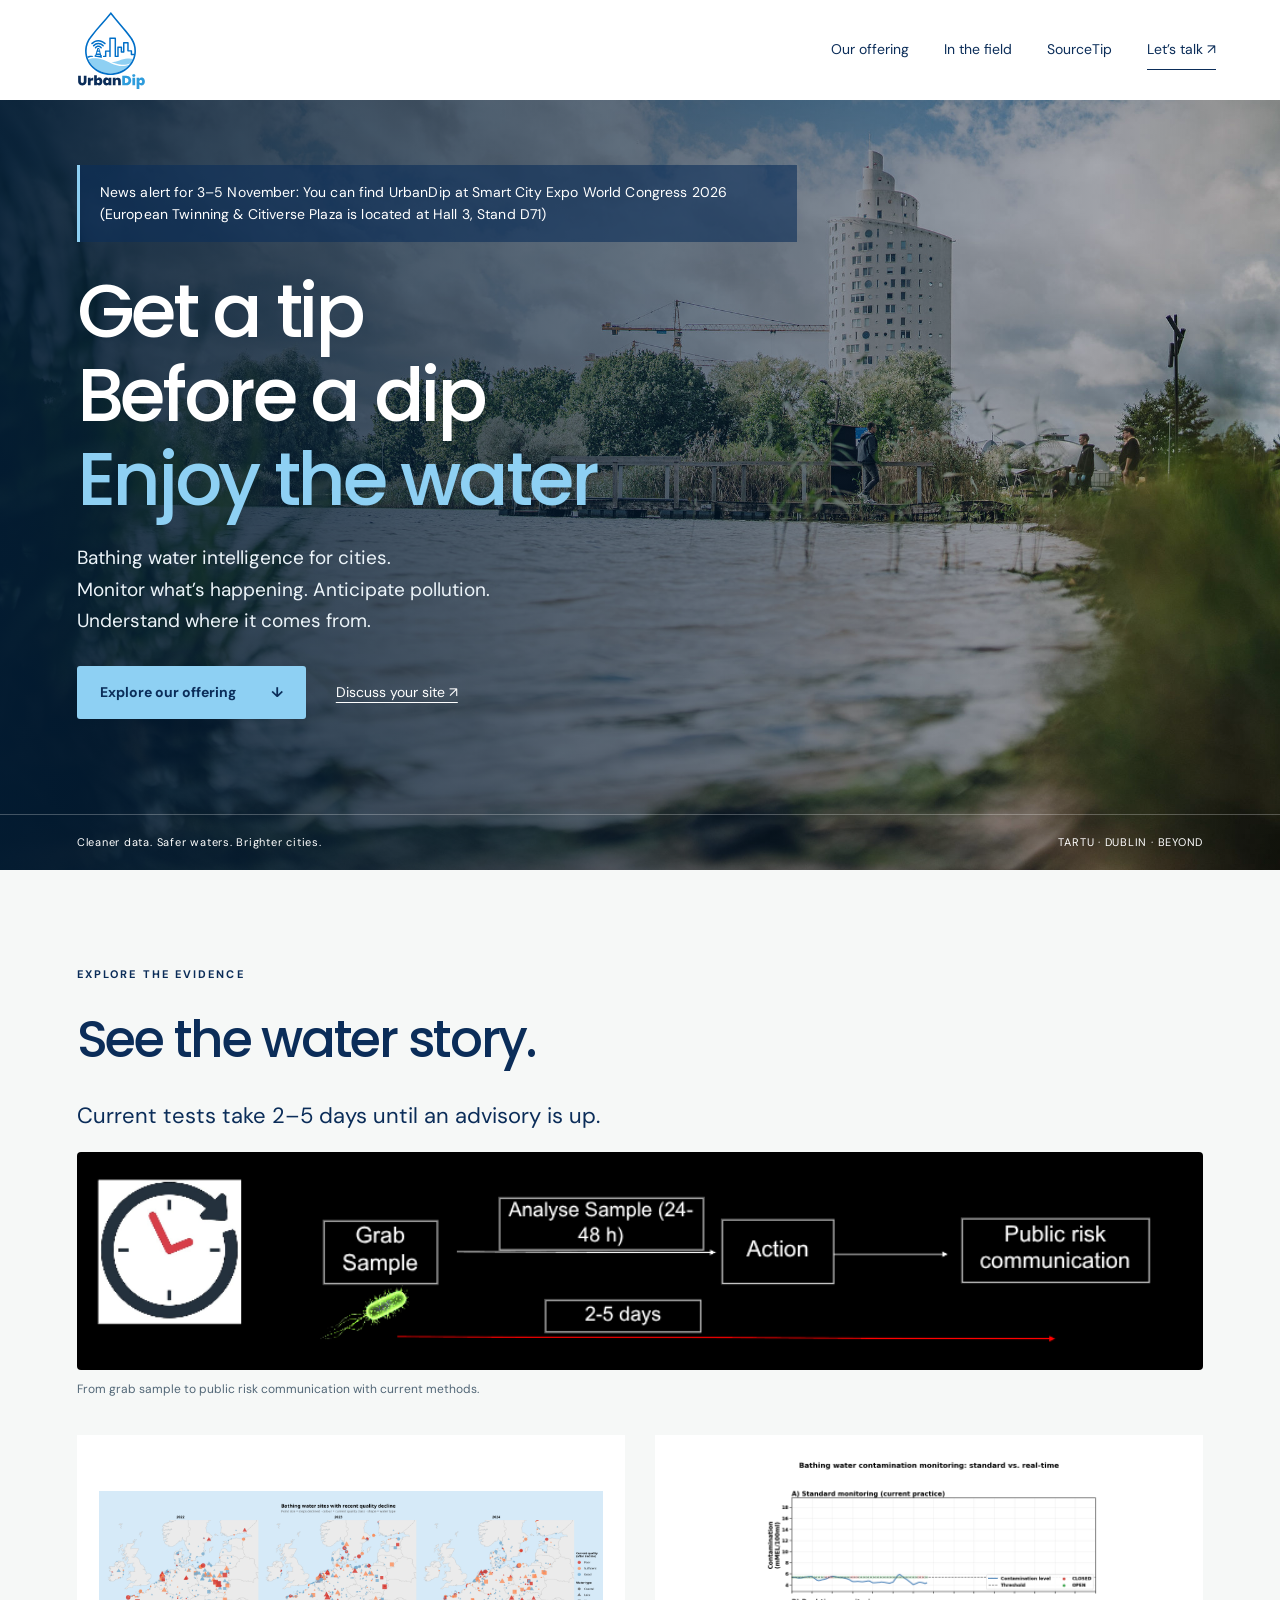
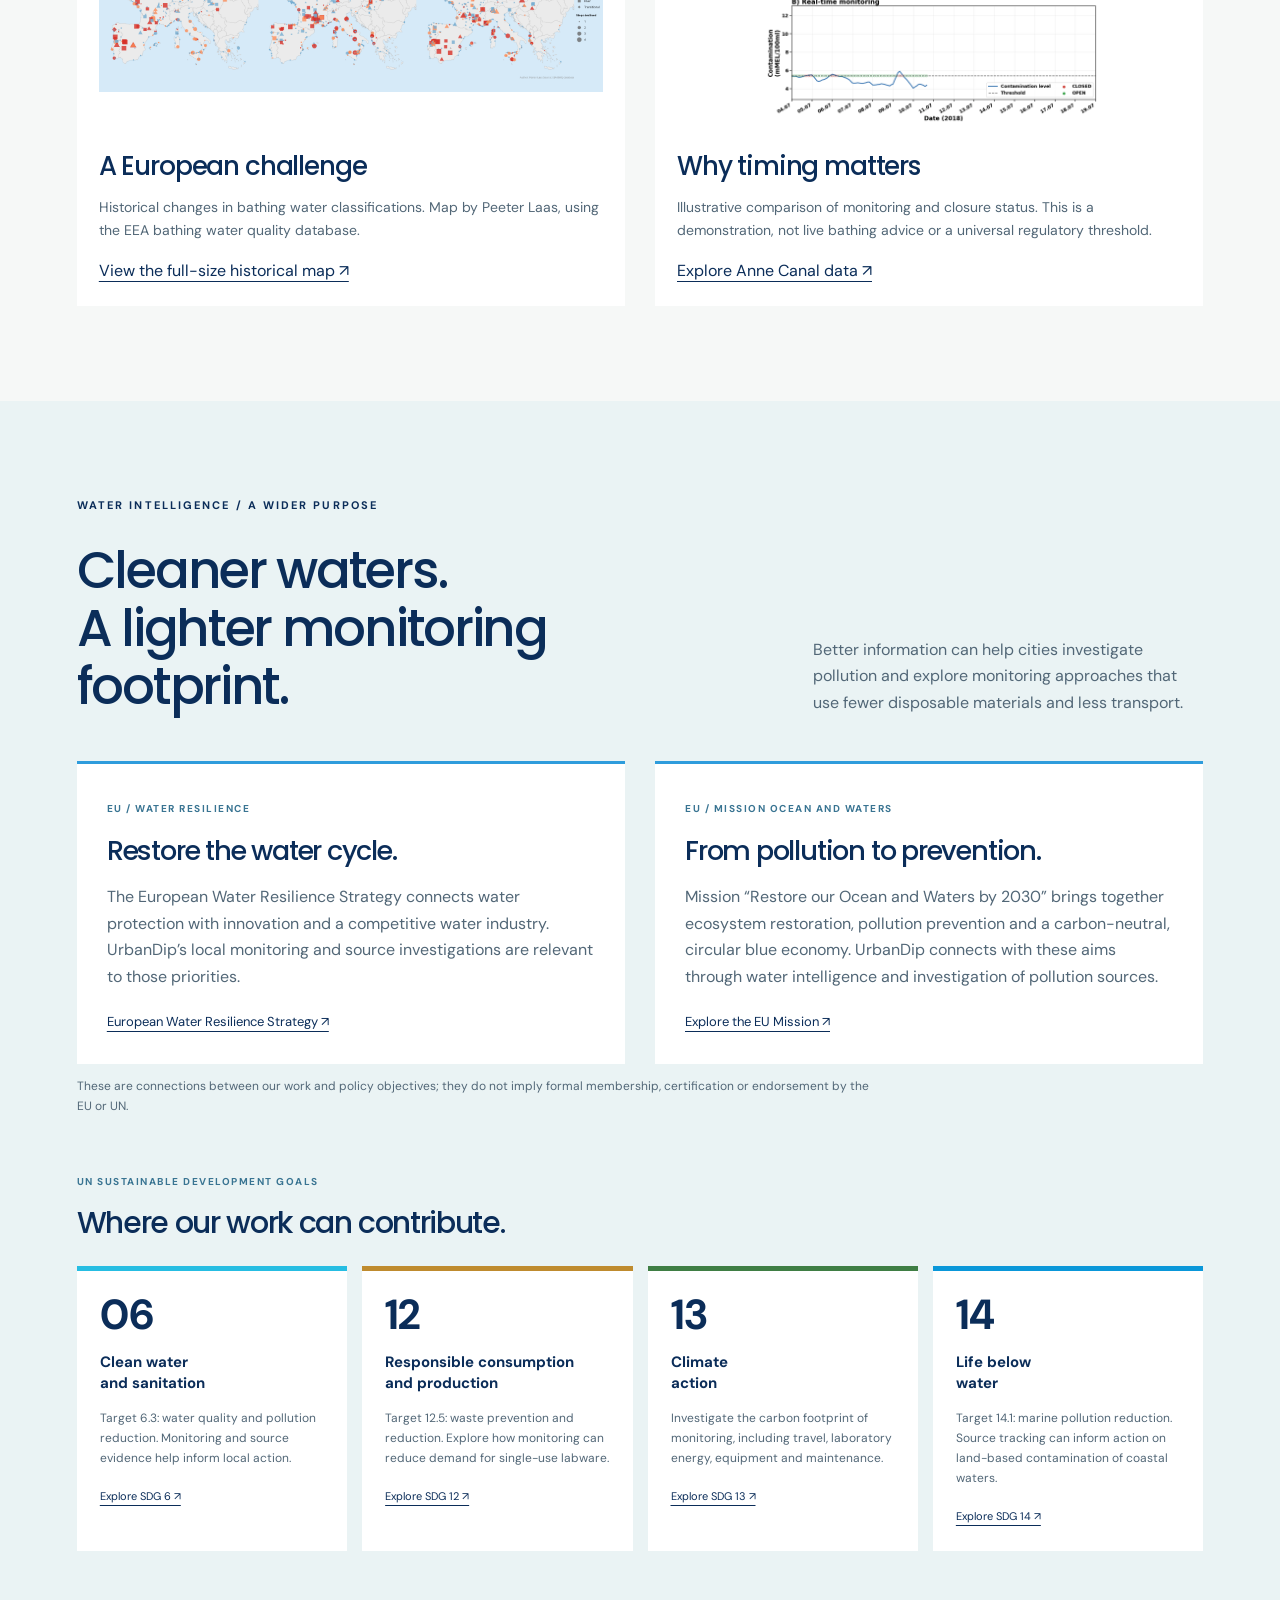
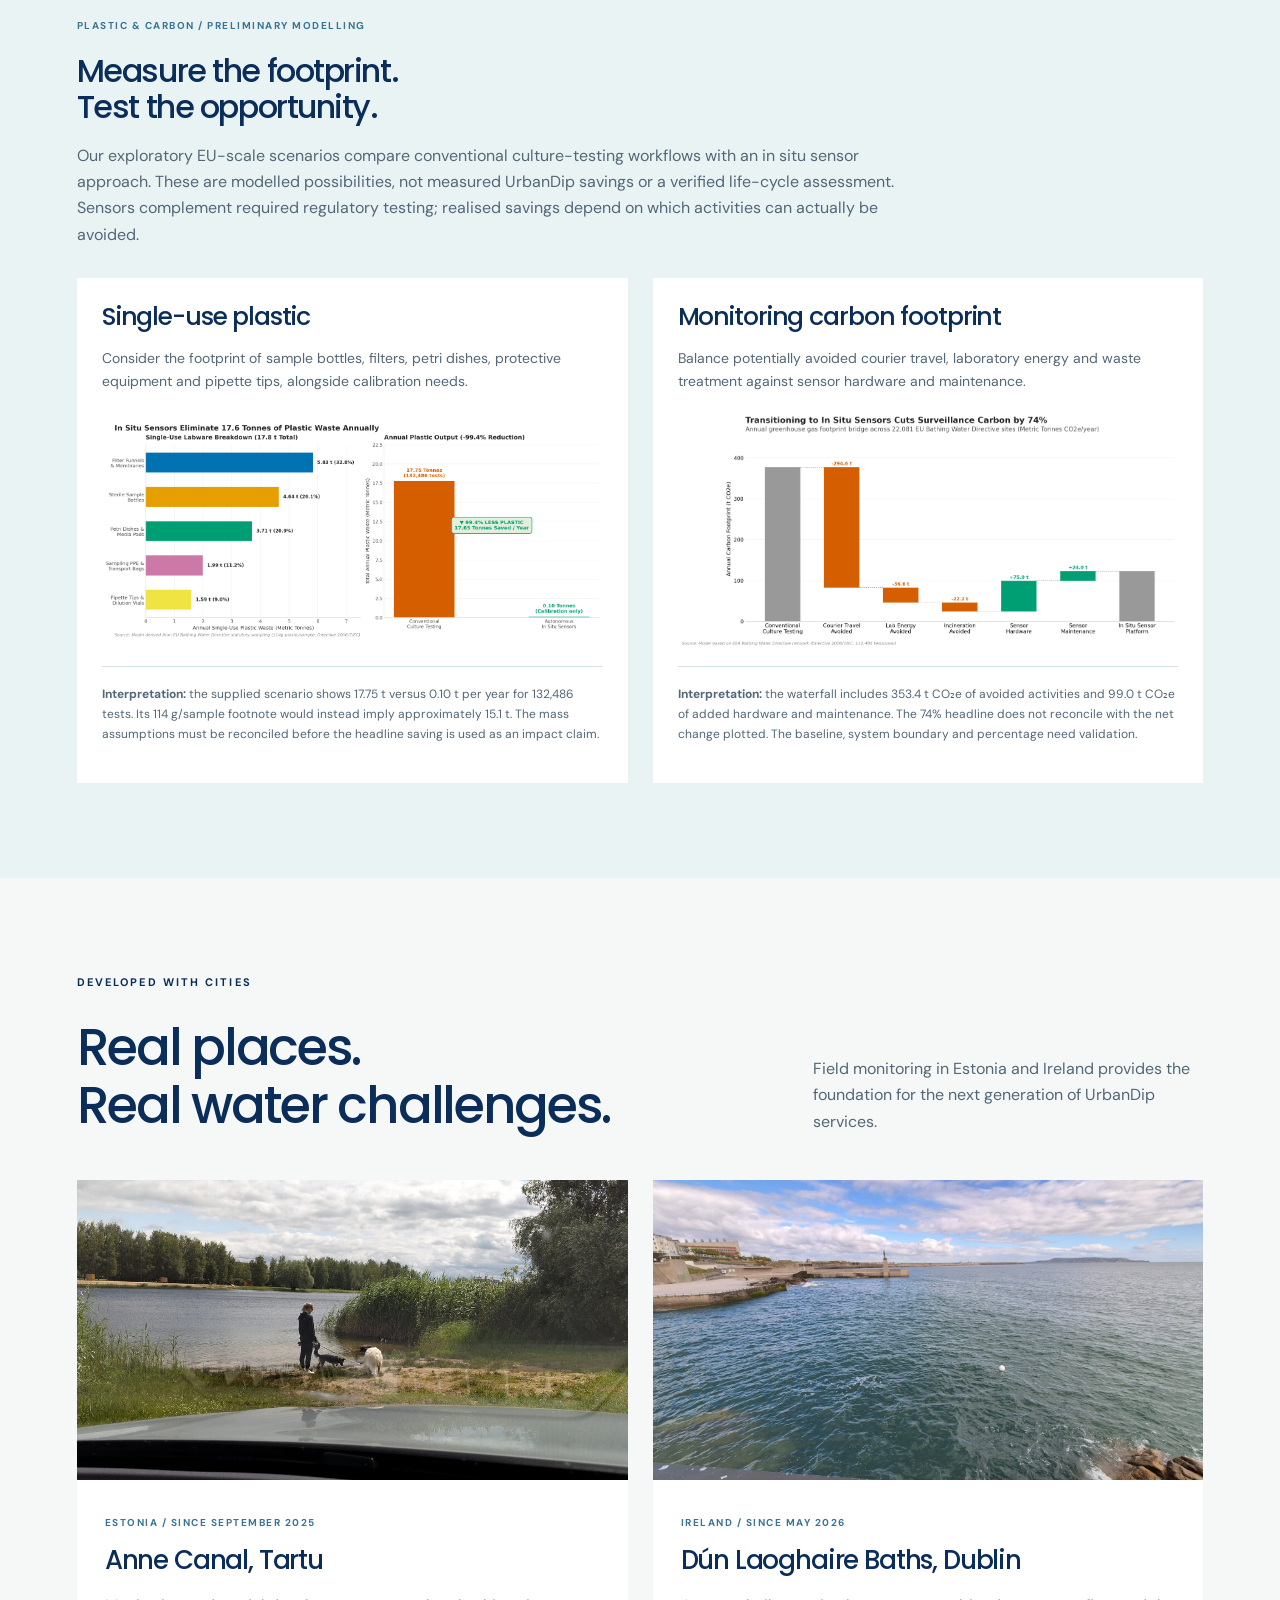
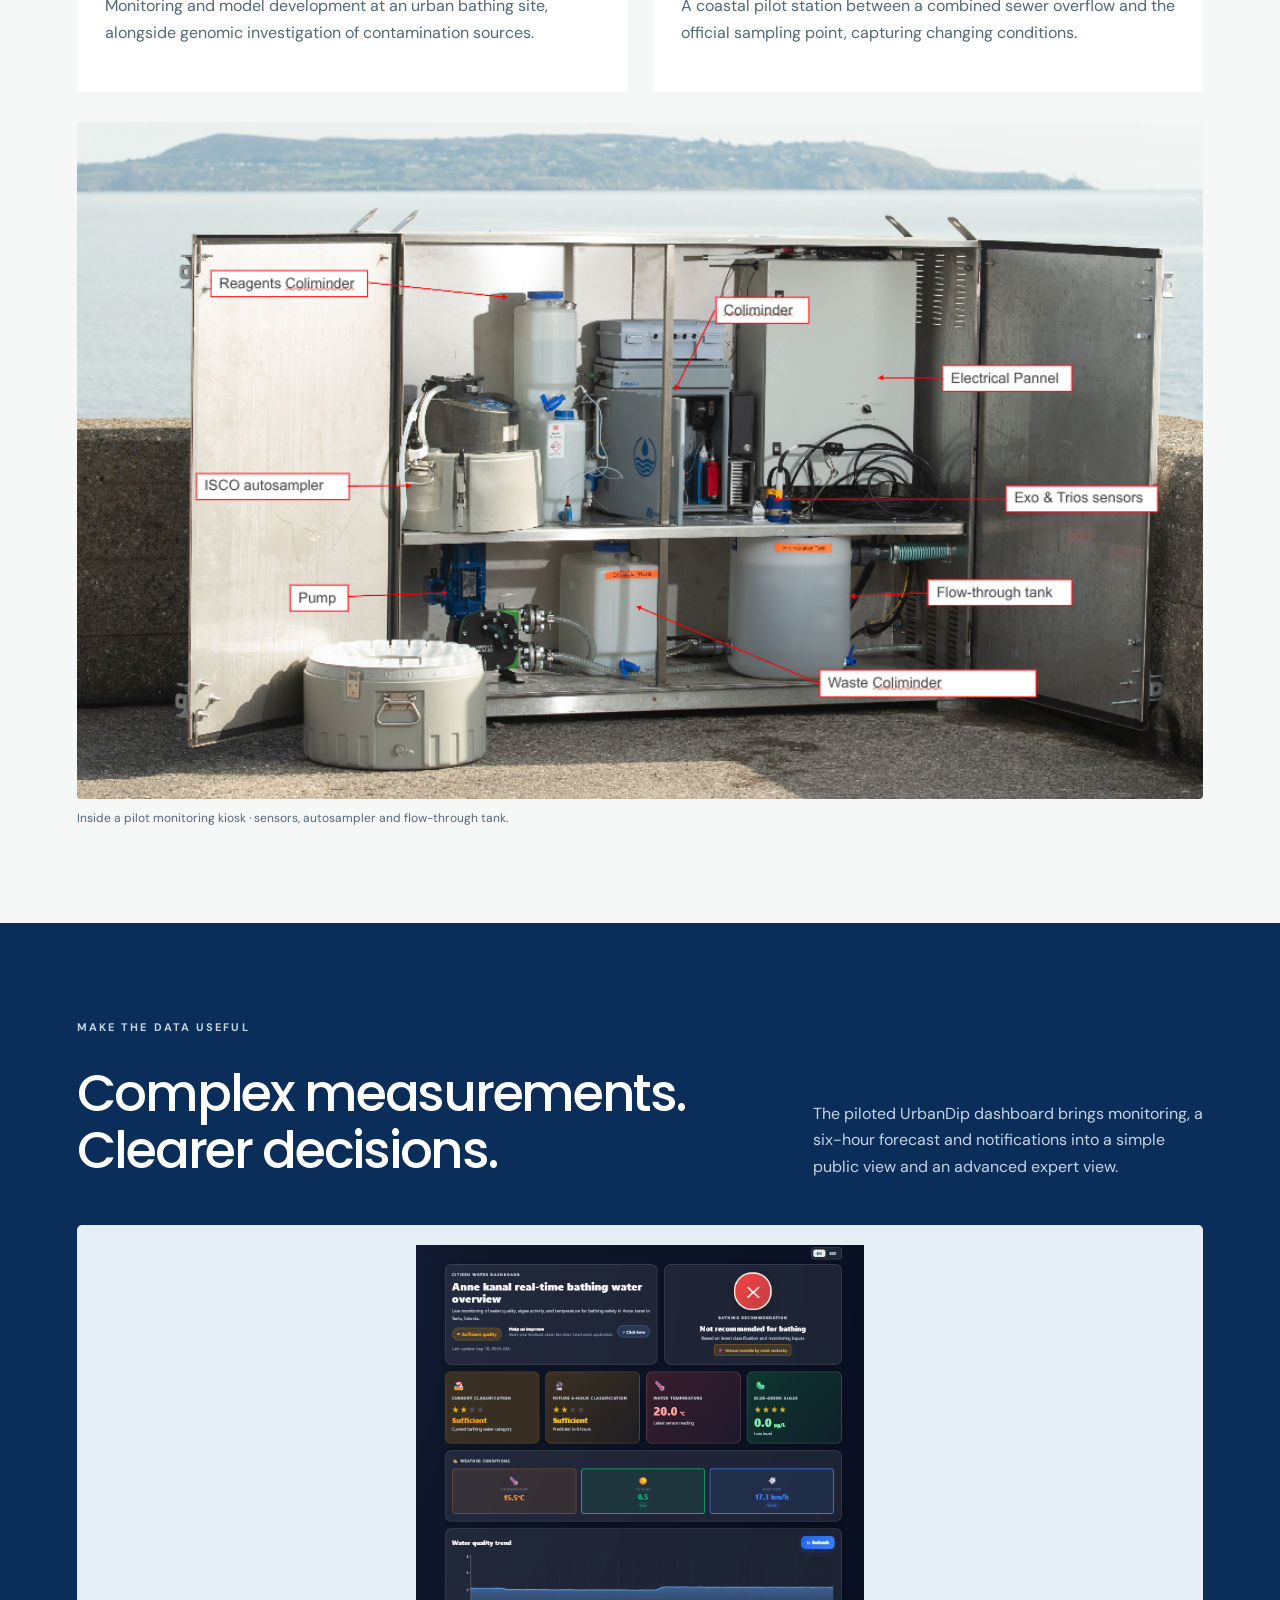
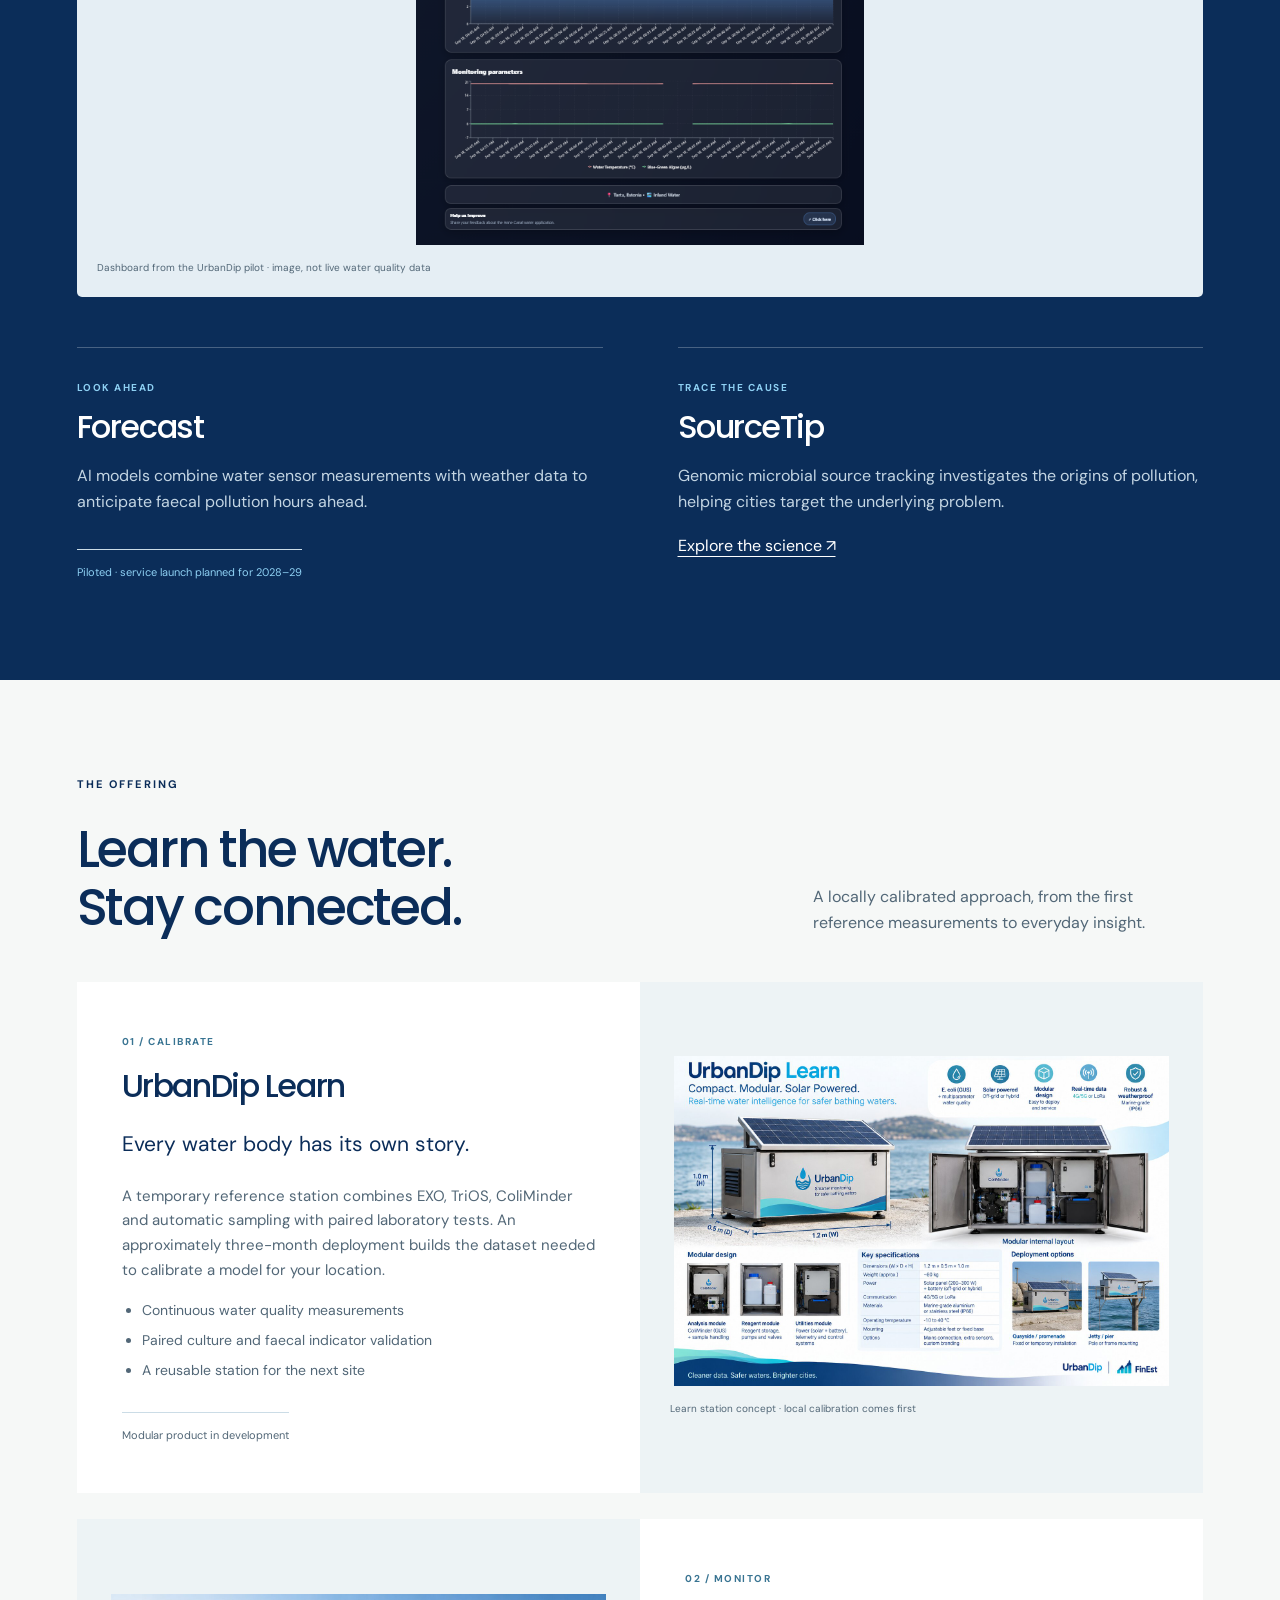
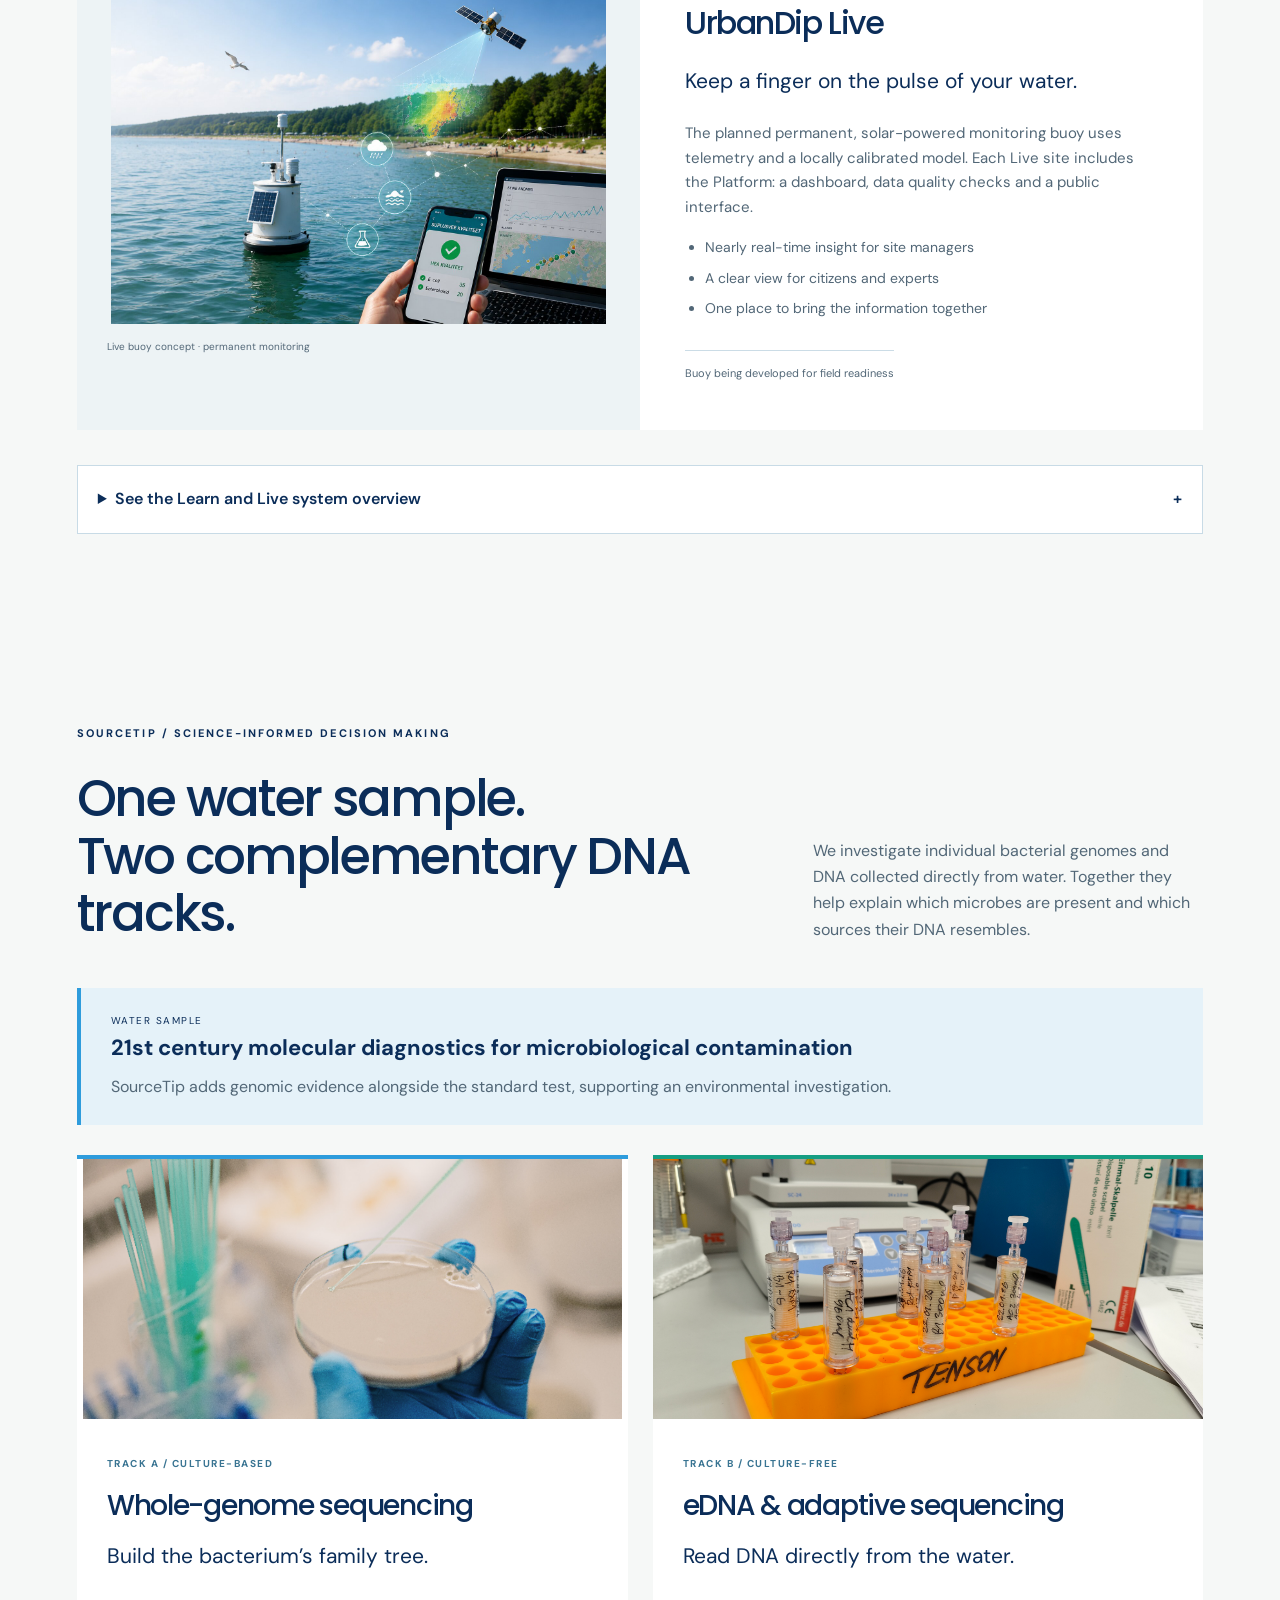
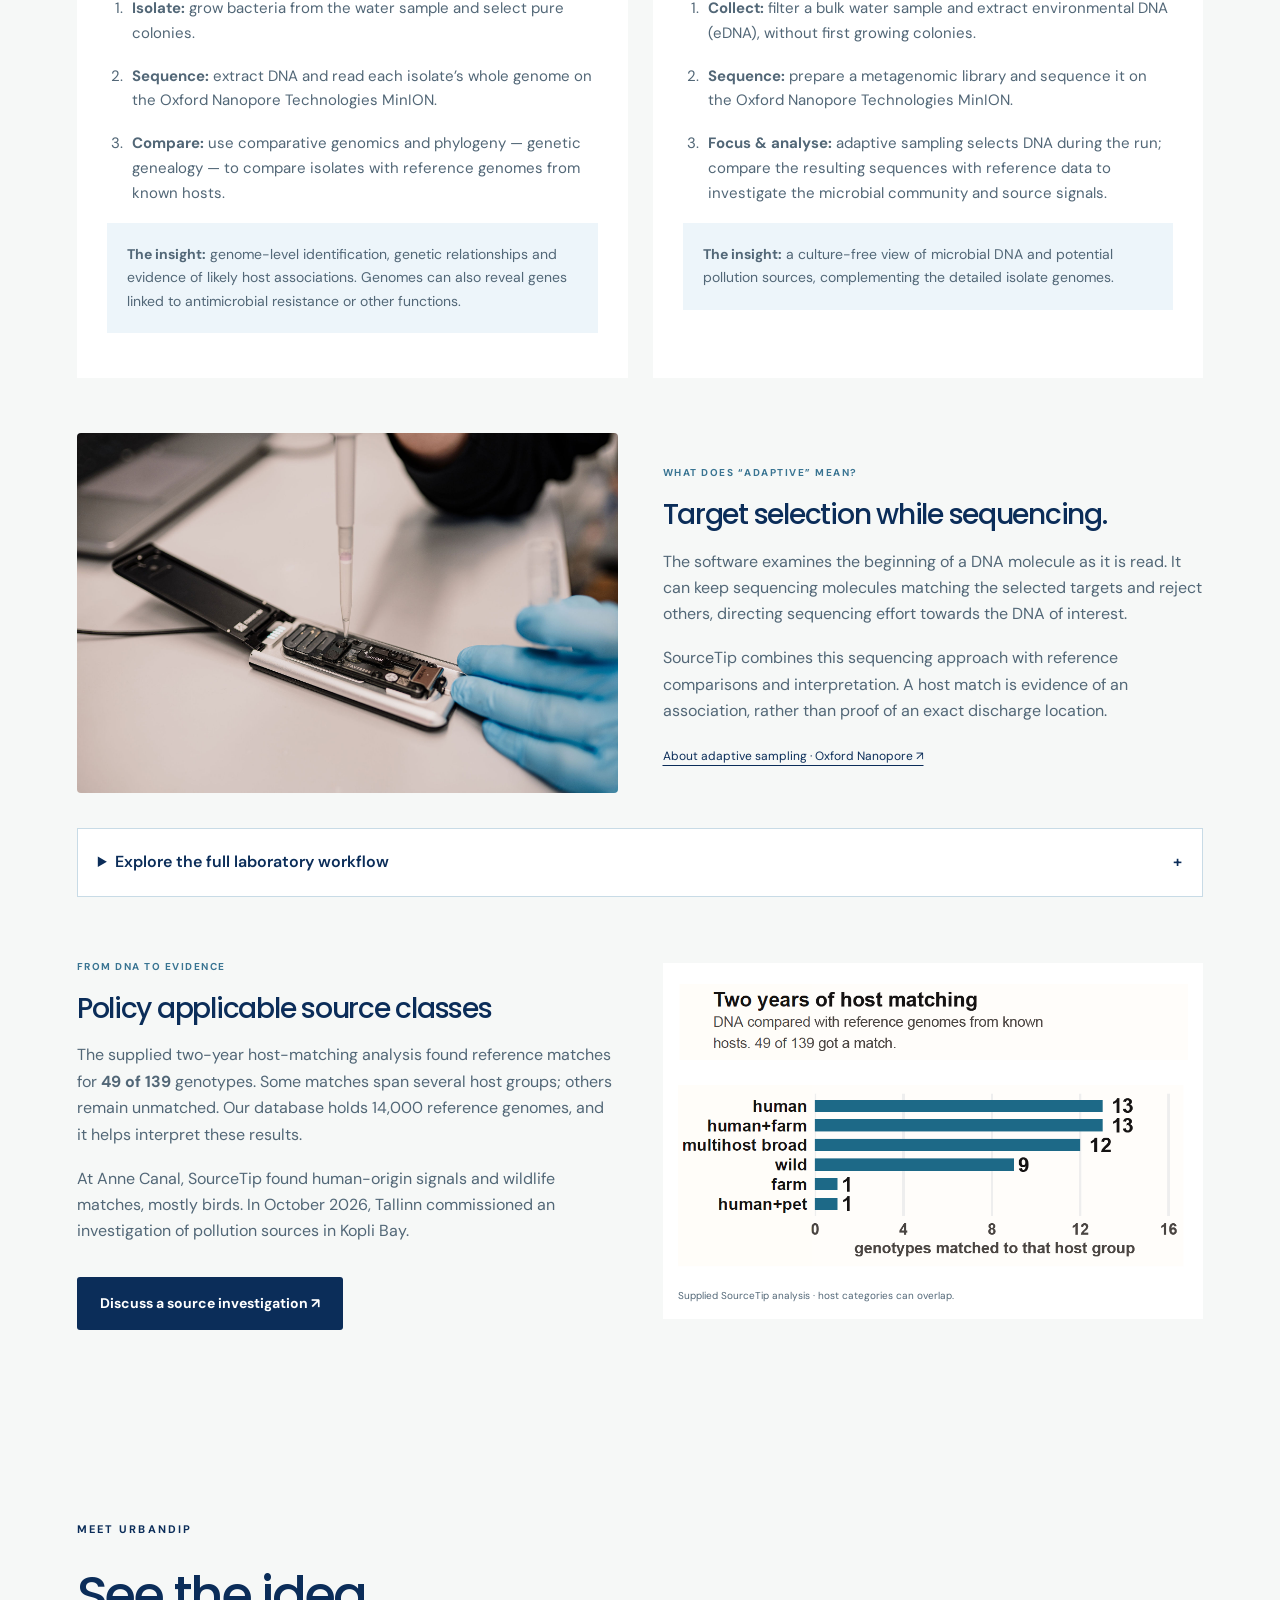
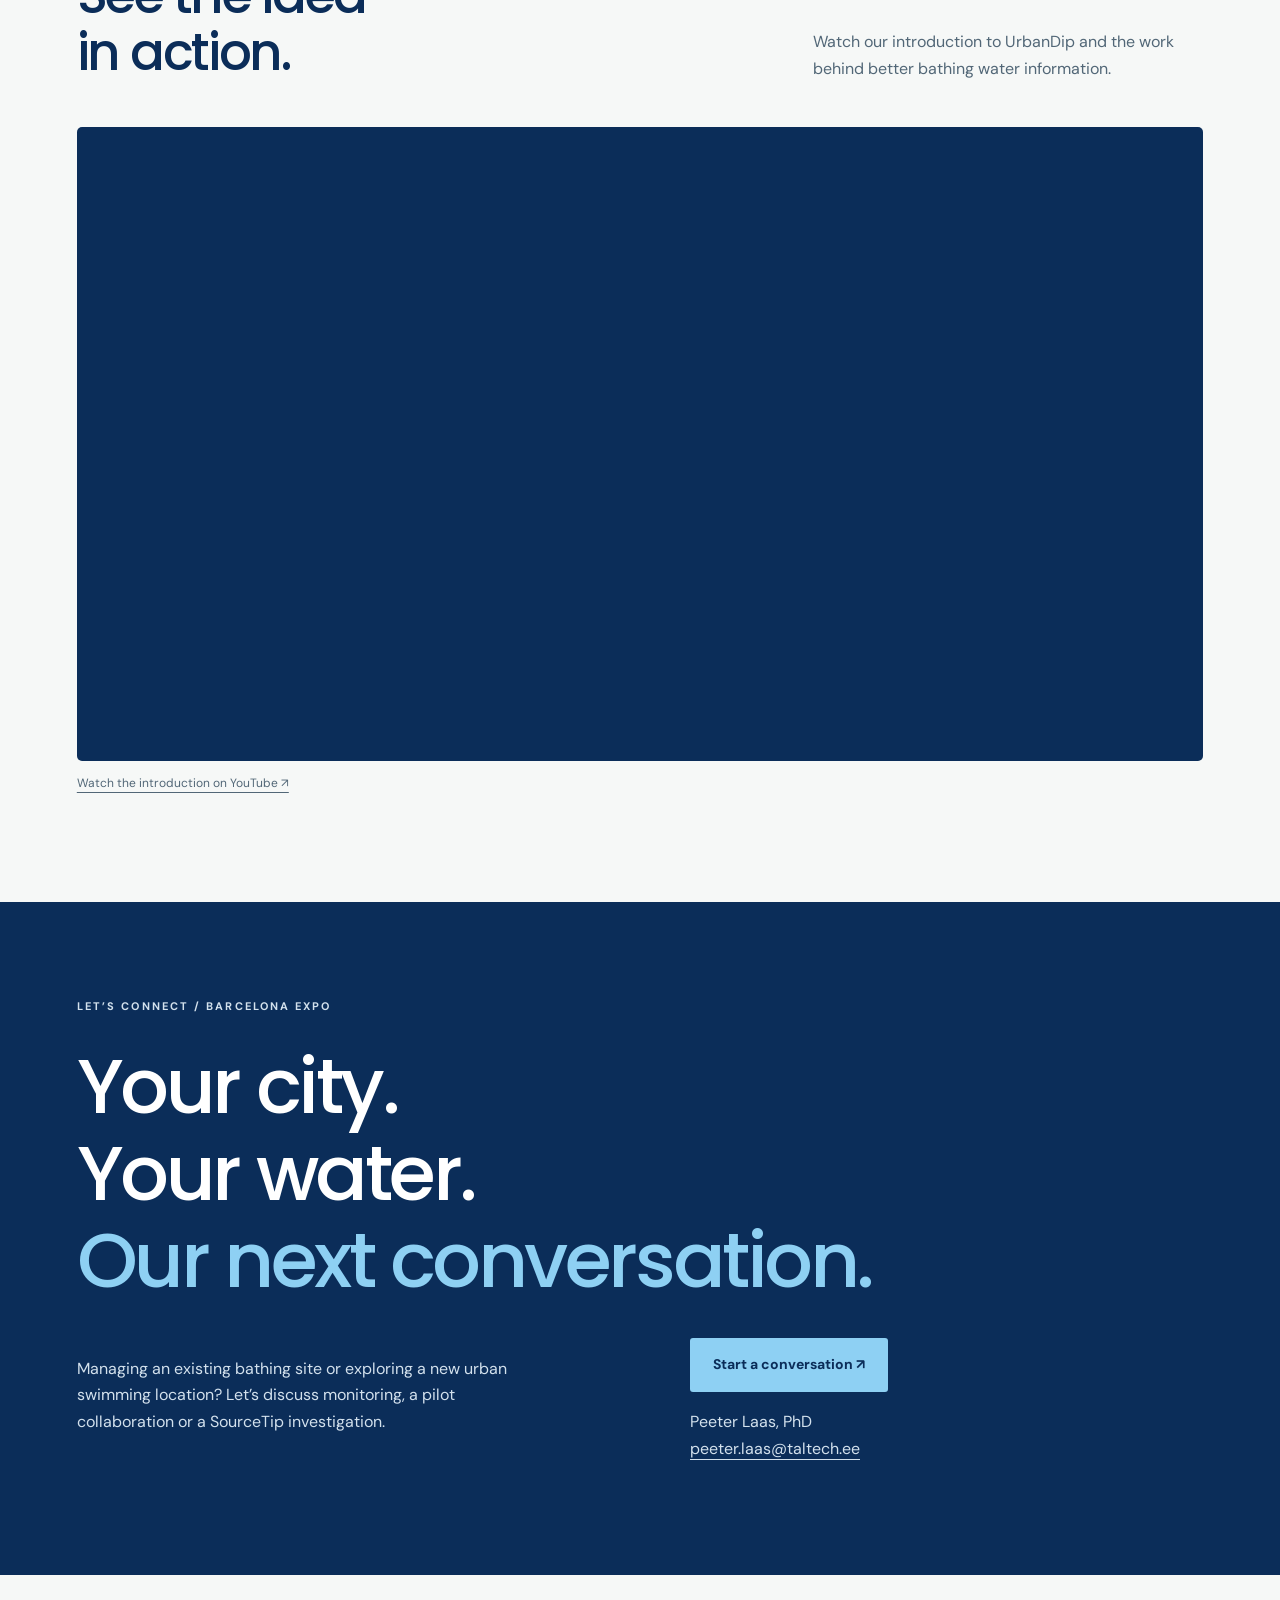
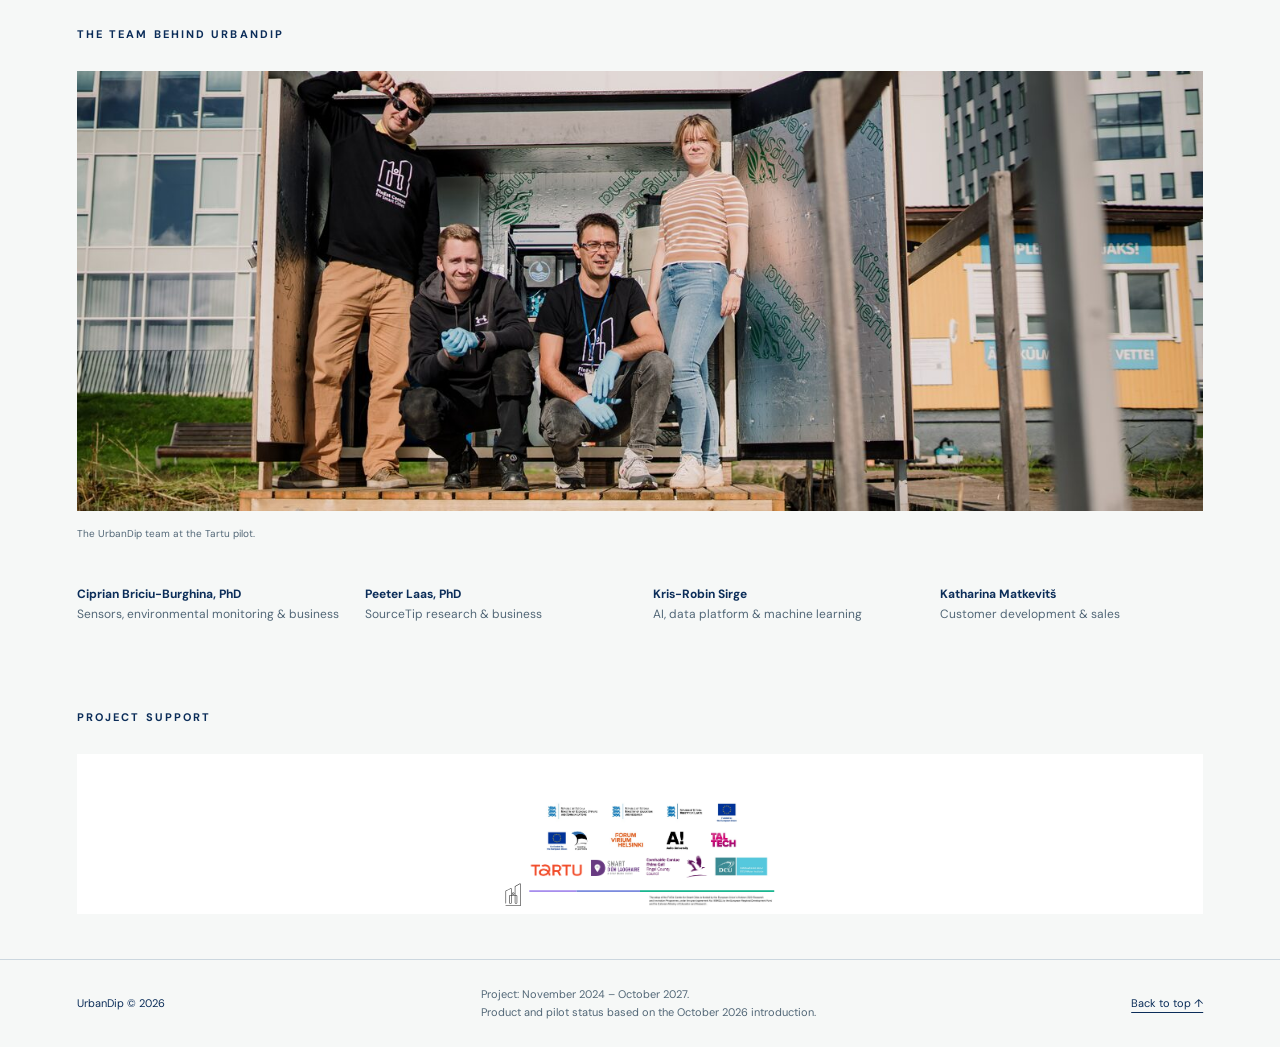
<file: index.html>
<!doctype html>
<html lang="en"><head><meta charset="utf-8"><meta name="viewport" content="width=device-width,initial-scale=1"><title>UrbanDip | Water intelligence for swimmable cities</title><meta name="description" content="Meet UrbanDip at Barcelona EXPO. Discover bathing water monitoring, AI forecasting and genomic pollution source tracking."><link rel="icon" href="logo1.svg"><link rel="stylesheet" href="style.css"></head><body>
<a class="skip" href="#offering">Skip to content</a><header><a class="brand" href="#"><img src="logo1.svg" alt="UrbanDip"></a><nav aria-label="Main navigation"><a href="#offering">Our offering</a><a href="#pilots">In the field</a><a href="#science">SourceTip</a><a class="nav-cta" href="#connect">Let’s talk ↗</a></nav></header>
<main><section class="hero"><img class="hero-photo" src="canal1.jpg" alt="Urban waterway in Tartu"><div class="hero-shade"></div><div class="hero-content"><p class="expo-alert">News alert for 3–5 November: You can find UrbanDip at Smart City Expo World Congress 2026 (European Twinning &amp; Citiverse Plaza is located at Hall 3, Stand D71)</p><h1>Get a tip<br>Before a dip<br><em>Enjoy the water</em></h1><p class="intro">Bathing water intelligence for cities.<br>Monitor what’s happening. Anticipate pollution.<br>Understand where it comes from.</p><div class="actions"><a class="button" href="#offering">Explore our offering <span>↓</span></a><a class="text-link" href="#connect">Discuss your site ↗</a></div></div><div class="hero-bottom"><span>Cleaner data. Safer waters. Brighter cities.</span><span>TARTU · DUBLIN · BEYOND</span></div></section>
<section class="visual-explore wrap"><p class="eyebrow">EXPLORE THE EVIDENCE</p><h2>See the water story.</h2><div class="delay"><p class="large">Current tests take 2–5 days until an advisory is up.</p><figure><img src="delay_to_results_current_methods.png" alt="Current methods timeline: grab sample, 24–48 hours of sample analysis, action, then public risk communication, 2–5 days after sampling" loading="lazy"><figcaption>From grab sample to public risk communication with current methods.</figcaption></figure></div><div class="explore-grid"><article><img src="quality-decline.png" alt="European bathing water sites with recent quality decline in 2022, 2023 and 2024" loading="lazy"><h3>A European challenge</h3><p>Historical changes in bathing water classifications. Map by Peeter Laas, using the EEA bathing water quality database.</p><a href="quality-decline.png" target="_blank">View the full-size historical map ↗</a></article><article><img src="beach-closure.gif" alt="Animated comparison of delayed standard monitoring and real-time monitoring" loading="lazy"><h3>Why timing matters</h3><p>Illustrative comparison of monitoring and closure status. This is a demonstration, not live bathing advice or a universal regulatory threshold.</p><a href="anne-dashboard.html" target="_blank">Explore Anne Canal data ↗</a></article></div></section>
<section class="impact" id="sustainability"><div class="wrap"><p class="eyebrow">WATER INTELLIGENCE / A WIDER PURPOSE</p><div class="section-heading"><h2>Cleaner waters.<br>A lighter monitoring footprint.</h2><p>Better information can help cities investigate pollution and explore monitoring approaches that use fewer disposable materials and less transport.</p></div><div class="initiative-grid"><article><span class="step">EU / WATER RESILIENCE</span><h3>Restore the water cycle.</h3><p>The European Water Resilience Strategy connects water protection with innovation and a competitive water industry. UrbanDip’s local monitoring and source investigations are relevant to those priorities.</p><a href="https://commission.europa.eu/topics/environment/water-resilience-strategy_en" target="_blank" rel="noopener">European Water Resilience Strategy ↗</a></article><article><span class="step">EU / MISSION OCEAN AND WATERS</span><h3>From pollution to prevention.</h3><p>Mission “Restore our Ocean and Waters by 2030” brings together ecosystem restoration, pollution prevention and a carbon-neutral, circular blue economy. UrbanDip connects with these aims through water intelligence and investigation of pollution sources.</p><a href="https://research-and-innovation.ec.europa.eu/funding/funding-opportunities/funding-programmes-and-open-calls/horizon-europe/eu-missions-horizon-europe/restore-our-ocean-and-waters_en" target="_blank" rel="noopener">Explore the EU Mission ↗</a></article></div><p class="alignment-note">These are connections between our work and policy objectives; they do not imply formal membership, certification or endorsement by the EU or UN.</p>
<div class="sdg-heading"><span class="step">UN SUSTAINABLE DEVELOPMENT GOALS</span><h3>Where our work can contribute.</h3></div><div class="sdg-grid"><a class="sdg sdg6" href="https://sdgs.un.org/goals/goal6" target="_blank" rel="noopener"><strong>06</strong><h4>Clean water<br>and sanitation</h4><p>Target 6.3: water quality and pollution reduction. Monitoring and source evidence help inform local action.</p><span>Explore SDG 6 ↗</span></a><a class="sdg sdg12" href="https://sdgs.un.org/goals/goal12" target="_blank" rel="noopener"><strong>12</strong><h4>Responsible consumption<br>and production</h4><p>Target 12.5: waste prevention and reduction. Explore how monitoring can reduce demand for single-use labware.</p><span>Explore SDG 12 ↗</span></a><a class="sdg sdg13" href="https://sdgs.un.org/goals/goal13" target="_blank" rel="noopener"><strong>13</strong><h4>Climate<br>action</h4><p>Investigate the carbon footprint of monitoring, including travel, laboratory energy, equipment and maintenance.</p><span>Explore SDG 13 ↗</span></a><a class="sdg sdg14" href="https://sdgs.un.org/goals/goal14" target="_blank" rel="noopener"><strong>14</strong><h4>Life below<br>water</h4><p>Target 14.1: marine pollution reduction. Source tracking can inform action on land-based contamination of coastal waters.</p><span>Explore SDG 14 ↗</span></a></div>
<div class="scenario-intro"><span class="step">PLASTIC & CARBON / PRELIMINARY MODELLING</span><h3>Measure the footprint.<br>Test the opportunity.</h3><p>Our exploratory EU-scale scenarios compare conventional culture-testing workflows with an in situ sensor approach. These are modelled possibilities, not measured UrbanDip savings or a verified life-cycle assessment. Sensors complement required regulatory testing; realised savings depend on which activities can actually be avoided.</p></div>
<div class="scenario-grid"><article><h3>Single-use plastic</h3><p>Consider the footprint of sample bottles, filters, petri dishes, protective equipment and pipette tips, alongside calibration needs.</p><a href="plastic-scenario.png" target="_blank"><img src="plastic-scenario.png" alt="Preliminary plastic scenario: 17.75 tonnes for conventional testing compared with 0.10 tonnes for sensor calibration; assumptions require reconciliation" loading="lazy"></a><p class="model-note"><strong>Interpretation:</strong> the supplied scenario shows 17.75 t versus 0.10 t per year for 132,486 tests. Its 114 g/sample footnote would instead imply approximately 15.1 t. The mass assumptions must be reconciled before the headline saving is used as an impact claim.</p></article><article><h3>Monitoring carbon footprint</h3><p>Balance potentially avoided courier travel, laboratory energy and waste treatment against sensor hardware and maintenance.</p><a href="carbon-scenario.png" target="_blank"><img src="carbon-scenario.png" alt="Preliminary carbon waterfall with avoided travel, lab energy and incineration, offset by sensor hardware and maintenance; headline percentage under review" loading="lazy"></a><p class="model-note"><strong>Interpretation:</strong> the waterfall includes 353.4 t CO₂e of avoided activities and 99.0 t CO₂e of added hardware and maintenance. The 74% headline does not reconcile with the net change plotted. The baseline, system boundary and percentage need validation.</p></article></div></div></section>
<section class="wrap pilots" id="pilots"><p class="eyebrow">DEVELOPED WITH CITIES</p><div class="section-heading"><h2>Real places.<br>Real water challenges.</h2><p>Field monitoring in Estonia and Ireland provides the foundation for the next generation of UrbanDip services.</p></div><div class="pilot-grid"><article><img src="anne_canal.jpg" alt="Anne Canal in Tartu, Estonia" loading="lazy"><div><span class="step">ESTONIA / SINCE SEPTEMBER 2025</span><h3>Anne Canal, Tartu</h3><p>Monitoring and model development at an urban bathing site, alongside genomic investigation of contamination sources.</p></div></article><article><img src="dublin_bay.jpg" alt="Coastal waters in Dublin, Ireland" loading="lazy"><div><span class="step">IRELAND / SINCE MAY 2026</span><h3>Dún Laoghaire Baths, Dublin</h3><p>A coastal pilot station between a combined sewer overflow and the official sampling point, capturing changing conditions.</p></div></article></div><figure class="kiosk"><img src="kiosk_pilot_setup_sensors.png" alt="Open pilot monitoring kiosk with labelled ColiMinder and reagents, ISCO autosampler, EXO and TriOS sensors, flow-through tank, pump, waste container and electrical panel" loading="lazy"><figcaption>Inside a pilot monitoring kiosk · sensors, autosampler and flow-through tank.</figcaption></figure></section>
<section class="platform"><div class="wrap"><p class="eyebrow">MAKE THE DATA USEFUL</p><div class="section-heading"><h2>Complex measurements.<br>Clearer decisions.</h2><p>The piloted UrbanDip dashboard brings monitoring, a six-hour forecast and notifications into a simple public view and an advanced expert view.</p></div><figure class="dashboard"><img src="dashboard.png" alt="UrbanDip pilot dashboard showing bathing water information" loading="lazy"><figcaption>Dashboard from the UrbanDip pilot · image, not live water quality data</figcaption></figure><div class="addons"><article><span class="step">LOOK AHEAD</span><h3>Forecast</h3><p>AI models combine water sensor measurements with weather data to anticipate faecal pollution hours ahead.</p><span class="status">Piloted · service launch planned for 2028–29</span></article><article><span class="step">TRACE THE CAUSE</span><h3>SourceTip</h3><p>Genomic microbial source tracking investigates the origins of pollution, helping cities target the underlying problem.</p><a href="#science">Explore the science ↗</a></article></div></div></section>
<section class="offering wrap" id="offering"><p class="eyebrow">THE OFFERING</p><div class="section-heading"><h2>Learn the water.<br>Stay connected.</h2><p>A locally calibrated approach, from the first reference measurements to everyday insight.</p></div><article class="product"><div class="product-copy"><span class="step">01 / CALIBRATE</span><h3>UrbanDip Learn</h3><p class="large">Every water body has its own story.</p><p>A temporary reference station combines EXO, TriOS, ColiMinder and automatic sampling with paired laboratory tests. An approximately three-month deployment builds the dataset needed to calibrate a model for your location.</p><ul><li>Continuous water quality measurements</li><li>Paired culture and faecal indicator validation</li><li>A reusable station for the next site</li></ul><span class="status">Modular product in development</span></div><figure><img src="learn_unit.jpg" alt="UrbanDip Learn reference station concept" loading="lazy"><figcaption>Learn station concept · local calibration comes first</figcaption></figure></article><article class="product reverse"><div class="product-copy"><span class="step">02 / MONITOR</span><h3>UrbanDip Live</h3><p class="large">Keep a finger on the pulse of your water.</p><p>The planned permanent, solar-powered monitoring buoy uses telemetry and a locally calibrated model. Each Live site includes the Platform: a dashboard, data quality checks and a public interface.</p><ul><li>Nearly real-time insight for site managers</li><li>A clear view for citizens and experts</li><li>One place to bring the information together</li></ul><span class="status">Buoy being developed for field readiness</span></div><figure><img src="live_buoy.jpg" alt="UrbanDip Live monitoring buoy concept" loading="lazy"><figcaption>Live buoy concept · permanent monitoring</figcaption></figure></article><details class="workflow"><summary>See the Learn and Live system overview <span>+</span></summary><img src="product-overview.svg" alt="UrbanDip Learn and Live system overview" loading="lazy"></details></section>
<section class="wrap sourcetip" id="science"><p class="eyebrow">SOURCETIP / SCIENCE-INFORMED DECISION MAKING</p><div class="section-heading"><h2>One water sample.<br>Two complementary DNA tracks.</h2><p>We investigate individual bacterial genomes and DNA collected directly from water. Together they help explain which microbes are present and which sources their DNA resembles.</p></div>
<div class="sample-banner"><span>WATER SAMPLE</span><strong>21st century molecular diagnostics for microbiological contamination</strong><p>SourceTip adds genomic evidence alongside the standard test, supporting an environmental investigation.</p></div>
<div class="tracks"><article class="track"><img src="isolate-culture.png" alt="Picking a bacterial colony from a culture plate" loading="lazy"><div class="track-copy"><span class="step">TRACK A / CULTURE-BASED</span><h3>Whole-genome sequencing</h3><p class="large">Build the bacterium’s family tree.</p><ol><li><strong>Isolate:</strong> grow bacteria from the water sample and select pure colonies.</li><li><strong>Sequence:</strong> extract DNA and read each isolate’s whole genome on the Oxford Nanopore Technologies MinION.</li><li><strong>Compare:</strong> use comparative genomics and phylogeny — genetic genealogy — to compare isolates with reference genomes from known hosts.</li></ol><p class="track-result"><strong>The insight:</strong> genome-level identification, genetic relationships and evidence of likely host associations. Genomes can also reveal genes linked to antimicrobial resistance or other functions.</p></div></article>
<article class="track"><img src="edna.jpg" alt="Water filtration cartridges prepared for environmental DNA analysis" loading="lazy"><div class="track-copy"><span class="step">TRACK B / CULTURE-FREE</span><h3>eDNA & adaptive sequencing</h3><p class="large">Read DNA directly from the water.</p><ol><li><strong>Collect:</strong> filter a bulk water sample and extract environmental DNA (eDNA), without first growing colonies.</li><li><strong>Sequence:</strong> prepare a metagenomic library and sequence it on the Oxford Nanopore Technologies MinION.</li><li><strong>Focus & analyse:</strong> adaptive sampling selects DNA during the run; compare the resulting sequences with reference data to investigate the microbial community and source signals.</li></ol><p class="track-result"><strong>The insight:</strong> a culture-free view of microbial DNA and potential pollution sources, complementing the detailed isolate genomes.</p></div></article></div>
<div class="adaptive"><img src="nanopore.jpg" alt="Loading a DNA library into a MinION flow cell" loading="lazy"><div><span class="step">WHAT DOES “ADAPTIVE” MEAN?</span><h3>Target selection while sequencing.</h3><p>The software examines the beginning of a DNA molecule as it is read. It can keep sequencing molecules matching the selected targets and reject others, directing sequencing effort towards the DNA of interest.</p><p>SourceTip combines this sequencing approach with reference comparisons and interpretation. A host match is evidence of an association, rather than proof of an exact discharge location.</p><a href="https://nanoporetech.com/applications/techniques/adaptive-sampling-and-digital-panels" target="_blank" rel="noopener">About adaptive sampling · Oxford Nanopore ↗</a></div></div>
<details class="workflow"><summary>Explore the full laboratory workflow <span>+</span></summary><a href="sourcetip-workflow.png" target="_blank"><img src="sourcetip-workflow.png" alt="Parallel standard testing, isolate whole-genome sequencing and culture-free eDNA workflow" loading="lazy"></a><p>The supplied workflow illustrates relative timing; turnaround depends on the sample and analysis. Open the image for a larger view.</p></details>
<div class="source-evidence"><div><span class="step">FROM DNA TO EVIDENCE</span><h3>Policy applicable source classes</h3><p>The supplied two-year host-matching analysis found reference matches for <strong>49 of 139</strong> genotypes. Some matches span several host groups; others remain unmatched. Our database holds 14,000 reference genomes, and it helps interpret these results.</p><p>At Anne Canal, SourceTip found human-origin signals and wildlife matches, mostly birds. In October 2026, Tallinn commissioned an investigation of pollution sources in Kopli Bay.</p><a class="button dark" href="mailto:peeter.laas@taltech.ee?subject=SourceTip%20investigation">Discuss a source investigation ↗</a></div><figure><img src="source-attributions.png" alt="Host matching: 49 of 139 genotypes matched; human 13, human and farm 13, broad multihost 12, wild 9, farm 1, human and pet 1" loading="lazy"><figcaption>Supplied SourceTip analysis · host categories can overlap.</figcaption></figure></div></section>
<section class="wrap video-intro" id="introduction"><p class="eyebrow">MEET URBANDIP</p><div class="section-heading"><h2>See the idea<br>in action.</h2><p>Watch our introduction to UrbanDip and the work behind better bathing water information.</p></div><div class="video-frame"><iframe src="https://www.youtube-nocookie.com/embed/uC6EK_0y8gQ" title="UrbanDip introduction on YouTube" loading="lazy" allow="accelerometer; autoplay; clipboard-write; encrypted-media; gyroscope; picture-in-picture; web-share" allowfullscreen></iframe></div><p class="video-fallback"><a href="https://www.youtube.com/watch?v=uC6EK_0y8gQ" target="_blank" rel="noopener">Watch the introduction on YouTube ↗</a></p></section>
<section class="connect" id="connect"><div class="wrap"><p class="eyebrow">LET’S CONNECT / BARCELONA EXPO</p><h2>Your city.<br>Your water.<br><em>Our next conversation.</em></h2><div class="connect-grid"><p>Managing an existing bathing site or exploring a new urban swimming location? Let’s discuss monitoring, a pilot collaboration or a SourceTip investigation.</p><div><a class="button" href="mailto:peeter.laas@taltech.ee?subject=Meet%20UrbanDip%20%E2%80%94%20Barcelona%20EXPO">Start a conversation ↗</a><p>Peeter Laas, PhD<br><a href="mailto:peeter.laas@taltech.ee">peeter.laas@taltech.ee</a></p></div></div></div></section>
<section class="team wrap"><p class="eyebrow">THE TEAM BEHIND URBANDIP</p><figure class="team-photo"><img src="team-tartu.jpg" alt="UrbanDip team at the Anne Canal monitoring station" loading="lazy"><figcaption>The UrbanDip team at the Tartu pilot.</figcaption></figure><div class="team-grid"><p><strong>Ciprian Briciu-Burghina, PhD</strong><br>Sensors, environmental monitoring & business</p><p><strong>Peeter Laas, PhD</strong><br>SourceTip research & business</p><p><strong>Kris-Robin Sirge</strong><br>AI, data platform & machine learning</p><p><strong>Katharina Matkevitš</strong><br>Customer development & sales</p></div></section>
<section class="wrap supporters"><p class="eyebrow">PROJECT SUPPORT</p><img src="sponsored-by.svg" alt="Project funding and sponsor acknowledgements" loading="lazy"></section></main><footer class="wrap"><span>UrbanDip © 2026</span><p>Project: November 2024 – October 2027.<br>Product and pilot status based on the October 2026 introduction.</p><a href="#">Back to top ↑</a></footer></body></html>
</file>
<file: style.css>
@import url('https://fonts.googleapis.com/css2?family=DM+Sans:wght@400;500;600;700&family=Poppins:wght@500;600;700&display=swap');
:root{--navy:#0b2d59;--blue:#2e9cdc;--sky:#8ed0f3;--paper:#f6f8f7;--muted:#526777}*{box-sizing:border-box}html{scroll-behavior:smooth;scroll-padding-top:100px}body{margin:0;background:var(--paper);color:var(--navy);font-family:'DM Sans',Arial,sans-serif;line-height:1.65}h1,h2,h3{font-family:Poppins,Arial,sans-serif;line-height:1.13;font-weight:500;letter-spacing:-.045em;margin:0}h2{font-size:clamp(32px,4vw,54px)}h3{font-size:32px}p{margin:1.1em 0;color:var(--muted)}a{color:inherit;text-underline-offset:5px}img{max-width:100%;display:block}header{height:100px;display:flex;justify-content:space-between;align-items:center;padding:12px 5%;background:#fff}.brand img{height:77px;width:95px;object-fit:contain}nav{display:flex;gap:35px;align-items:center;font-size:14px}nav a{text-decoration:none}.nav-cta{border-bottom:1px solid var(--navy);padding:8px 0}.wrap{max-width:1320px;margin:auto;padding:95px 6%}.hero{min-height:710px;position:relative;background:var(--navy);color:white;overflow:hidden}.hero-photo,.hero-shade{position:absolute;width:100%;height:100%;object-fit:cover;inset:0}.hero-photo{object-position:center 55%}.hero-shade{background:linear-gradient(90deg,rgba(3,29,53,.91),rgba(3,29,53,.55) 55%,rgba(3,29,53,.13))}.hero-content{position:relative;padding:65px 6% 95px;max-width:1050px}.eyebrow{font-size:11px;letter-spacing:.19em;font-weight:700;color:inherit;margin:0 0 28px}h1{font-size:clamp(46px,5.8vw,82px)}em{font-style:normal;color:var(--sky)}.intro{font-size:19px;line-height:1.65;color:#ecf4f9;max-width:570px}.actions{display:flex;align-items:center;gap:30px;margin-top:30px}.button{display:inline-flex;gap:35px;align-items:center;justify-content:space-between;padding:15px 23px;background:var(--sky);color:var(--navy);text-decoration:none;font-size:14px;font-weight:700;border-radius:3px}.button:hover{background:#b6e4ff}.text-link{font-size:14px}.hero-bottom{position:relative;border-top:1px solid #ffffff40;padding:18px 6%;display:flex;justify-content:space-between;font-size:11px;letter-spacing:.07em}.split{display:grid;grid-template-columns:1.05fr 1fr;gap:70px}.large{font-size:22px;line-height:1.5;color:var(--navy);margin-top:0}.mini-stats{display:flex;gap:40px;padding-top:20px;border-top:1px solid #d3dde2;margin-top:30px}.mini-stats strong{display:block;font-size:38px;font-weight:500}.mini-stats span{font-size:12px;color:var(--muted)}.offering{padding-top:15px}.section-heading{display:flex;justify-content:space-between;align-items:end;gap:60px;margin-bottom:45px}.section-heading>p{max-width:390px;margin:0}.product{display:grid;grid-template-columns:1fr 1fr;background:#fff;margin-top:26px;align-items:center}.product-copy{padding:45px}.step{font-size:10px;letter-spacing:.15em;color:#397492;font-weight:700}.product h3{margin:15px 0 25px}.product p{font-size:15px}.product .large{font-size:21px}ul{padding-left:20px;color:var(--muted);font-size:14px}li{margin:7px 0}.status{display:inline-block;margin-top:16px;padding-top:13px;border-top:1px solid #cbdce6;font-size:11px;color:#526777}figure{margin:0}.product figure{padding:30px;background:#edf3f5;align-self:stretch;display:flex;flex-direction:column;justify-content:center}.product img{width:100%;height:330px;object-fit:contain}figcaption{font-size:10px;color:var(--muted);margin-top:15px}.reverse .product-copy{order:2}.platform{background:var(--navy);color:white}.platform p{color:#c3d5e3}.dashboard{padding:20px;background:#e5eef4;border-radius:5px}.dashboard img{width:100%;max-height:600px;object-fit:contain}.addons{display:grid;grid-template-columns:1fr 1fr;gap:75px;margin-top:50px}.addons article{border-top:1px solid #ffffff40;padding-top:25px}.addons h3{margin-top:10px}.addons .step,.addons .status{color:var(--sky)}.pilot-grid{display:grid;grid-template-columns:1fr 1fr;gap:25px}.pilot-grid article{background:white}.pilot-grid img{width:100%;height:300px;object-fit:cover}.pilot-grid article>div{padding:28px}.pilot-grid h3{font-size:26px;margin-top:12px}.science{display:grid;grid-template-columns:1.4fr 1fr;gap:80px;padding-top:25px}.science h2{font-size:40px}.science .large{margin-top:24px}.dark{background:var(--navy);color:white;margin-top:15px}.science-numbers{background:#e5f2f9;padding:45px}.science-numbers>div{border-bottom:1px solid #bad4e3;padding:10px 0 25px;margin-bottom:20px}.science-numbers strong{font-size:56px;display:block;line-height:1.4;font-weight:500;letter-spacing:-.05em}.science-numbers span{font-size:14px}.science-numbers p{font-size:12px}.connect{background:var(--navy);color:white}.connect h2{font-size:clamp(45px,6vw,78px)}.connect-grid{display:grid;grid-template-columns:1fr 1fr;gap:100px;margin-top:35px}.connect p{color:#d3e1ed;max-width:440px}.team{padding-top:50px;padding-bottom:50px}.team-grid{display:grid;grid-template-columns:repeat(4,1fr);gap:25px;font-size:12px}.team-grid strong{color:var(--navy)}footer.wrap{border-top:1px solid #ccd7df;display:flex;justify-content:space-between;align-items:center;padding-top:25px;padding-bottom:25px;font-size:11px}footer p{margin:0}.skip{position:absolute;top:-100px}.skip:focus{top:10px;z-index:10;background:white;padding:10px}a:focus-visible{outline:3px solid var(--blue);outline-offset:5px}@media(max-width:760px){header{height:90px;padding:10px 6%}.brand img{height:65px;width:75px}nav{gap:18px;font-size:12px}nav a:nth-child(2),nav a:nth-child(3){display:none}.hero{min-height:680px}.hero-content{padding-top:50px}h1{font-size:49px}.intro{font-size:16px}.actions{gap:20px;flex-wrap:wrap}.hero-bottom{gap:20px;font-size:9px}.wrap{padding:65px 6%}.split,.product,.science,.connect-grid{grid-template-columns:1fr;gap:30px}.section-heading{display:block}.section-heading>p{margin-top:25px}.product-copy{padding:28px}.product img{height:260px}.reverse .product-copy{order:0}.addons{gap:30px}.addons h3{font-size:26px}.pilot-grid{grid-template-columns:1fr}.pilot-grid img{height:250px}.science h2{font-size:34px}.team-grid{grid-template-columns:1fr 1fr}footer.wrap{gap:20px;flex-wrap:wrap}.mini-stats{gap:25px}.mini-stats strong{font-size:32px}.mini-stats span{font-size:10px}}@media(prefers-reduced-motion:reduce){html{scroll-behavior:auto}}

.sourcetip{padding-top:30px}.sample-banner{border-left:4px solid var(--blue);background:#e5f2f9;padding:25px 30px;margin-bottom:30px}.sample-banner span{display:block;font-size:10px;letter-spacing:.15em}.sample-banner strong{font-size:22px}.sample-banner p{margin:8px 0 0}.tracks{display:grid;grid-template-columns:1fr 1fr;gap:25px}.track{background:white;border-top:4px solid var(--blue)}.track:nth-child(2){border-color:#159e83}.track>img{width:100%;height:260px;object-fit:cover}.track-copy{padding:30px}.track h3{font-size:28px;margin:14px 0 20px}.track .large{font-size:21px}.track ol{padding-left:20px;color:var(--muted);font-size:15px}.track li{margin-bottom:18px;padding-left:5px}.track-result{background:#edf5fa;padding:20px;font-size:14px}.adaptive,.source-evidence{display:grid;grid-template-columns:1fr 1fr;gap:45px;align-items:center;margin-top:55px}.adaptive>img{width:100%;border-radius:4px}.adaptive h3,.source-evidence h3{font-size:28px;margin:15px 0}.adaptive a{font-size:12px}.workflow{margin-top:35px;border:1px solid #c8dbe6;background:white;padding:20px}.workflow summary{cursor:pointer;font-weight:600}.workflow summary span{float:right}.workflow img{margin-top:22px;width:100%;height:auto}.workflow p{font-size:12px}.source-evidence figure{background:white;padding:15px}.explore-grid{display:grid;grid-template-columns:1fr 1fr;gap:30px;margin-top:35px}.explore-grid article{background:white;padding:22px}.explore-grid img{width:100%;height:270px;object-fit:contain}.explore-grid h3{font-size:26px;margin-top:25px}.explore-grid p{font-size:14px}.team-photo img{width:100%;max-height:440px;object-fit:cover;object-position:center 40%}.team-photo{margin-bottom:30px}.supporters{padding-top:20px;padding-bottom:45px}.supporters>img{max-height:160px;width:100%;object-fit:contain;background:white}@media(max-width:760px){.tracks,.adaptive,.source-evidence,.explore-grid{grid-template-columns:1fr}.track>img{height:230px}.track-copy{padding:25px}.source-evidence{gap:25px}.explore-grid img{height:auto}.team-photo img{max-height:300px}}

.video-intro{padding-bottom:25px}.video-frame{position:relative;aspect-ratio:16/9;background:var(--navy);border-radius:5px;overflow:hidden}.video-frame iframe{position:absolute;inset:0;width:100%;height:100%;border:0}.video-fallback{font-size:12px}.impact{background:#eaf3f4}.initiative-grid{display:grid;grid-template-columns:1fr 1fr;gap:30px}.initiative-grid article{background:white;padding:30px;border-top:3px solid var(--blue)}.initiative-grid h3{font-size:27px;margin-top:16px}.initiative-grid a{font-size:13px}.alignment-note{font-size:12px;max-width:800px}.sdg-heading{margin:50px 0 25px}.sdg-heading h3{font-size:30px;margin-top:14px}.sdg-grid{display:grid;grid-template-columns:repeat(4,1fr);gap:15px}.sdg{display:block;background:white;padding:23px;text-decoration:none;border-top:5px solid #26bde2}.sdg12{border-color:#bf8b2e}.sdg13{border-color:#3f7e44}.sdg14{border-color:#0a97d9}.sdg>strong{font-size:42px;line-height:1}.sdg h4{font-size:15px;line-height:1.4;margin:15px 0}.sdg p{font-size:12px}.sdg>span{font-size:11px;text-decoration:underline}.scenario-intro{max-width:850px;margin:60px 0 30px}.scenario-intro h3{font-size:32px;margin-top:15px}.scenario-grid{display:grid;grid-template-columns:1fr 1fr;gap:25px}.scenario-grid article{background:white;padding:25px}.scenario-grid h3{font-size:25px}.scenario-grid article>p{font-size:14px}.scenario-grid img{width:100%;height:245px;object-fit:contain}.scenario-grid .model-note{font-size:12px;padding-top:18px;border-top:1px solid #d5e1e4}@media(max-width:900px){.sdg-grid{grid-template-columns:1fr 1fr}}@media(max-width:650px){.initiative-grid,.scenario-grid{grid-template-columns:1fr}.sdg{padding:18px}.scenario-grid img{height:auto}.impact .wrap{padding-top:55px}.video-intro{padding-top:45px}}

.expo-alert{font-size:14px;line-height:1.6;letter-spacing:.01em;color:#fff;max-width:720px;margin:0 0 28px;padding:16px 20px;border-left:3px solid var(--sky);background:rgba(11,45,89,.6)}

.delay{margin-top:30px}.delay .large{margin:0 0 20px}.delay img{width:100%;height:auto;border-radius:4px}.delay figcaption,.kiosk figcaption{font-size:12px;color:var(--muted);margin-top:10px}.kiosk{margin:30px 0 0}.kiosk img{width:100%;height:auto;border-radius:4px}
.offering,.sourcetip{padding-top:95px}.video-intro{padding-bottom:95px}
</file>
